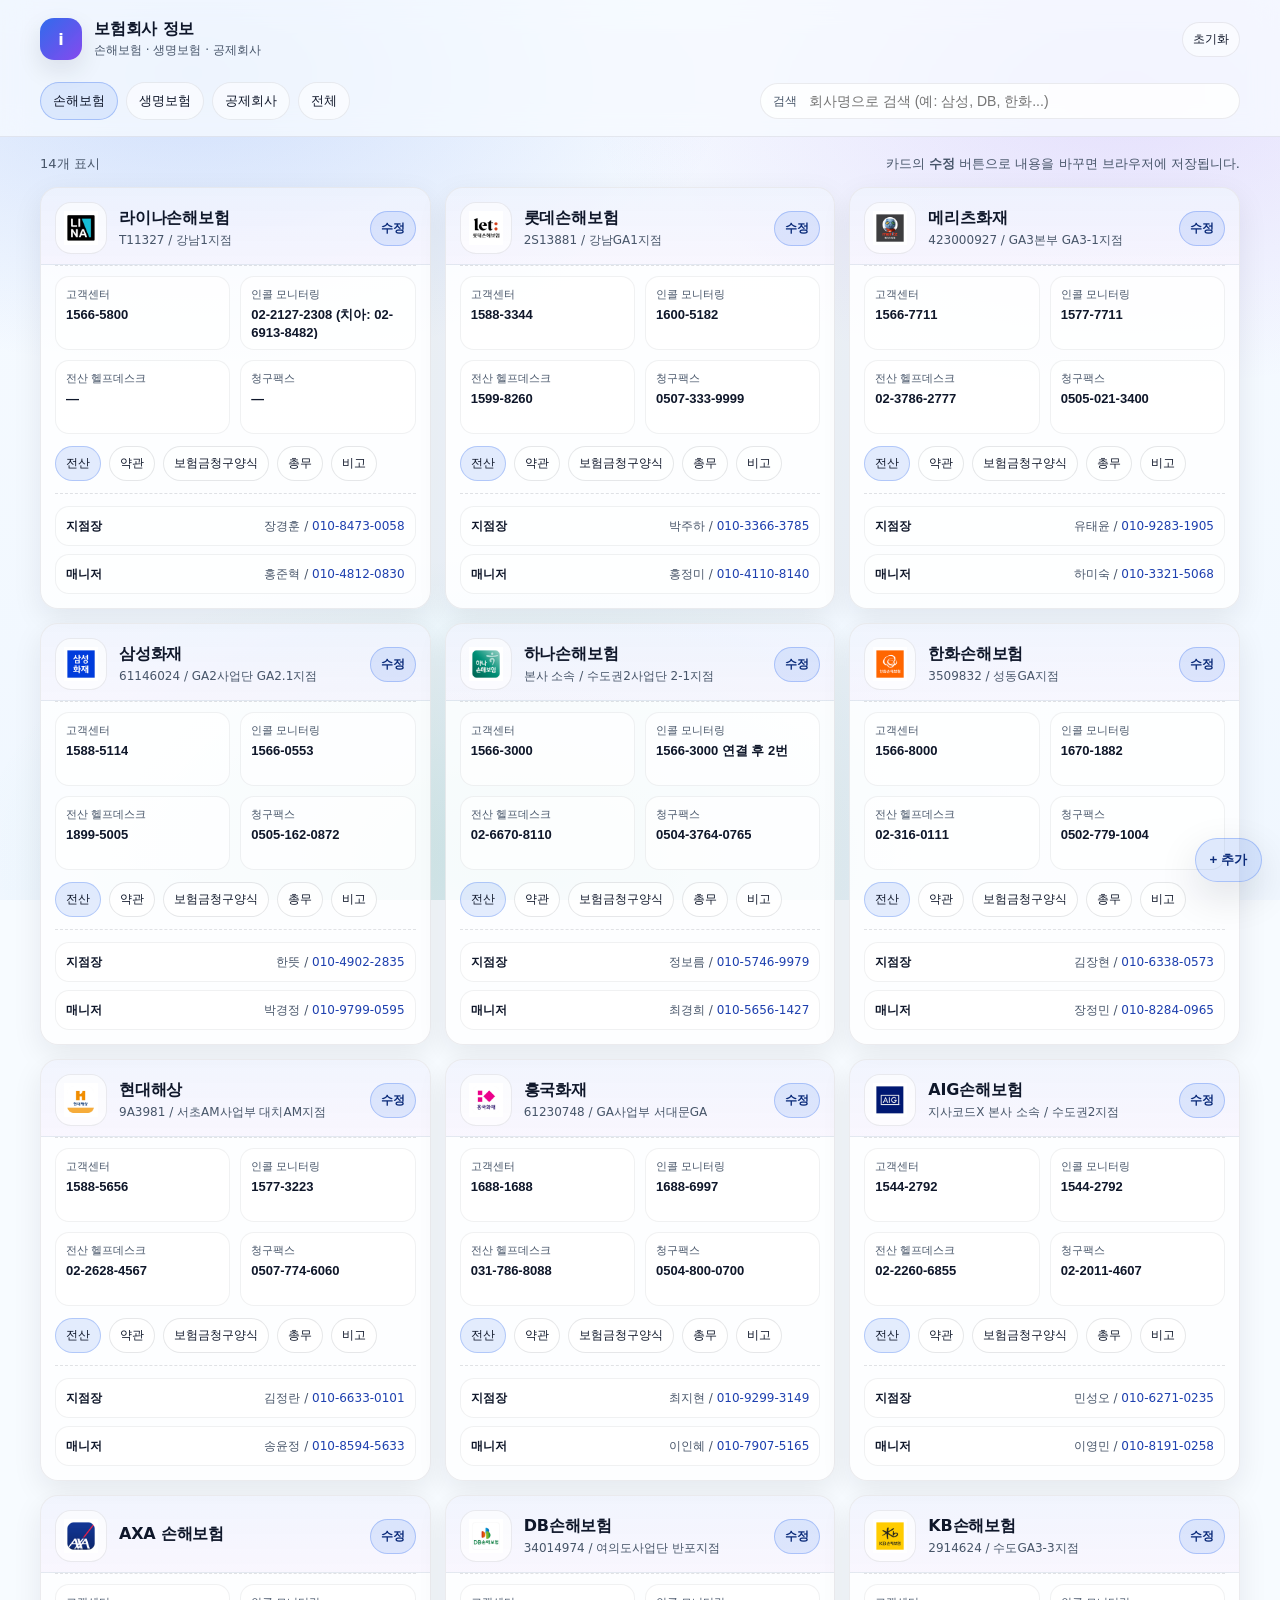
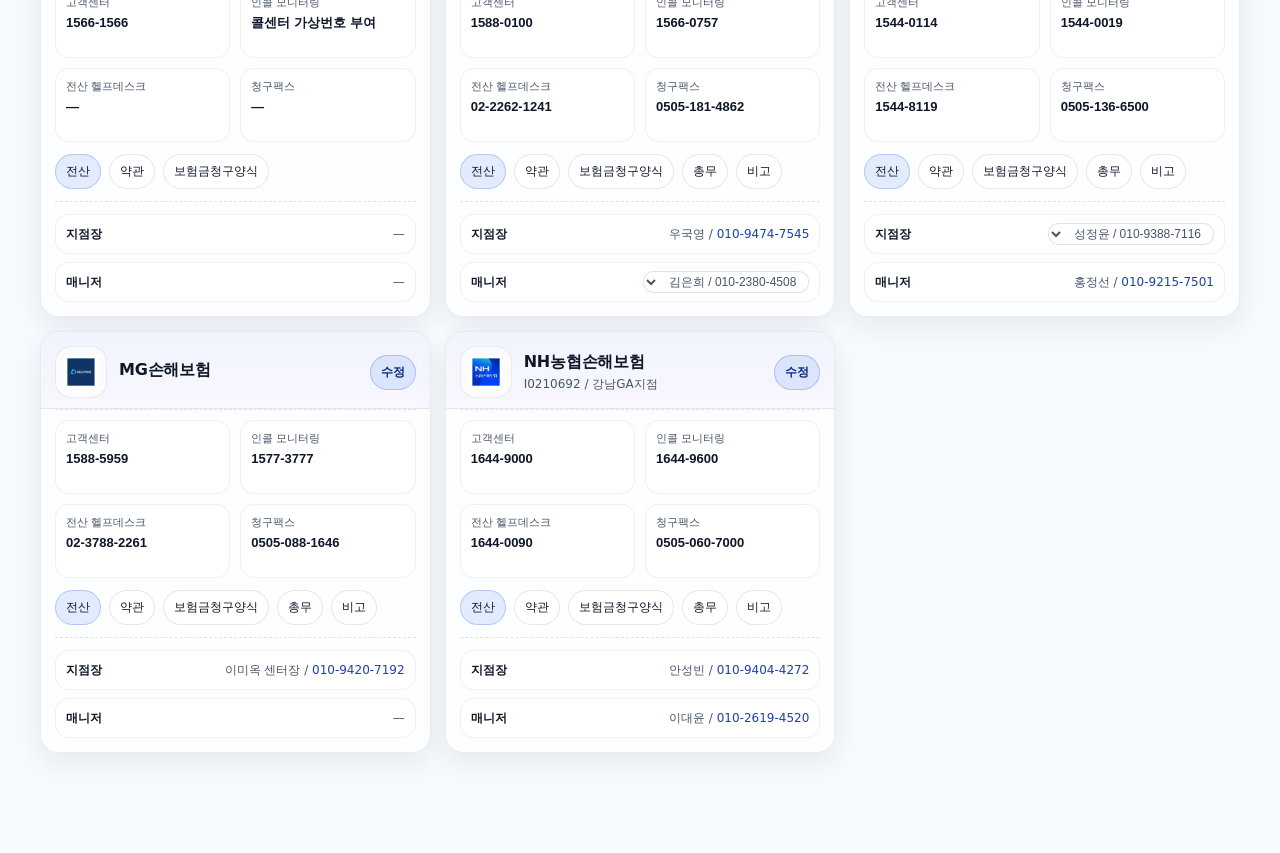
<file: index.html>
<!doctype html>
<html lang="ko">
  <head>
    <meta charset="UTF-8" />
    <meta name="viewport" content="width=device-width, initial-scale=1.0" />
    <title>보험회사 정보 한눈에 보기</title>
    <link rel="stylesheet" href="./styles.css" />
  </head>
  <body>
    <div class="bg"></div>

    <header class="top">
      <div class="container">
        <div id="syncToast" class="syncToast is-hidden" role="status" aria-live="polite"></div>
        <div class="top__row">
          <div class="brand">
            <div class="brand__logo" aria-hidden="true">i</div>
            <div class="brand__text">
              <div class="brand__title">보험회사 정보</div>
              <div class="brand__sub">손해보험 · 생명보험 · 공제회사</div>
            </div>
          </div>

          <div class="top__actions">
            <button id="resetBtn" class="btn btn--ghost" type="button">
              초기화
            </button>
          </div>
        </div>

        <div class="controls">
          <nav class="tabs" aria-label="카테고리">
            <button
              class="tab is-active"
              type="button"
              data-category="nonlife"
              aria-current="true"
            >
              손해보험
            </button>
            <button class="tab" type="button" data-category="life">
              생명보험
            </button>
            <button class="tab" type="button" data-category="mutual">
              공제회사
            </button>
            <button class="tab" type="button" data-category="all">
              전체
            </button>
          </nav>

          <label class="search">
            <span class="search__label">검색</span>
            <input
              id="searchInput"
              class="search__input"
              type="search"
              placeholder="회사명으로 검색 (예: 삼성, DB, 한화...)"
              autocomplete="off"
            />
          </label>
        </div>
      </div>
    </header>

    <main class="container">
      <div class="meta">
        <div id="resultCount" class="meta__count"></div>
        <div class="meta__hint">
          카드의 <b>수정</b> 버튼으로 내용을 바꾸면 브라우저에 저장됩니다.
        </div>
      </div>

      <section id="grid" class="grid" aria-label="보험회사 카드"></section>
    </main>

    <dialog id="editDialog" class="dialog">
      <form id="editForm" class="dialog__panel" method="dialog">
        <div class="dialog__head">
          <div class="dialog__title" id="dialogTitle">보험회사 정보 수정</div>
          <button class="iconBtn" type="button" id="closeDialogBtn" aria-label="닫기">
            ✕
          </button>
        </div>

        <div class="dialog__body">
          <input type="hidden" name="id" />

          <div class="formGrid">
            <div class="field">
              <label class="field__label">회사명</label>
              <input class="field__input" name="name" required />
            </div>

            <div class="field">
              <label class="field__label">카테고리</label>
              <select class="field__input" name="categoryId" required>
                <option value="nonlife">손해보험</option>
                <option value="life">생명보험</option>
                <option value="mutual">공제회사</option>
              </select>
            </div>

            <div class="field field--wide">
              <label class="field__label">회사 로고/이미지 URL</label>
              <input class="field__input" name="logoUrl" placeholder="https://..." />
            </div>

            <div class="field field--wide">
              <label class="field__label">회사 홈페이지 URL</label>
              <input class="field__input" name="homepageUrl" placeholder="https://..." />
            </div>

            <div class="field field--wide">
              <label class="field__label">전산링크 URL</label>
              <input class="field__input" name="systemLinkUrl" placeholder="https://..." />
            </div>

            <div class="field">
              <label class="field__label">고객센터</label>
              <input class="field__input" name="callCenter" />
            </div>

            <div class="field">
              <label class="field__label">인콜 모니터링</label>
              <input class="field__input" name="inCallMonitoring" />
            </div>

            <div class="field">
              <label class="field__label">전산 헬프데스크</label>
              <input class="field__input" name="helpdesk" />
            </div>

            <div class="field">
              <label class="field__label">청구팩스</label>
              <input class="field__input" name="claimFax" />
            </div>

            <div class="field field--wide">
              <label class="field__label">약관확인 링크</label>
              <input class="field__input" name="termsUrl" placeholder="https://..." />
            </div>

            <div class="field field--wide">
              <label class="field__label">보험금 청구서 양식 링크</label>
              <input class="field__input" name="claimFormUrl" placeholder="https://..." />
            </div>

            <div class="divider"></div>

            <div class="field">
              <label class="field__label">지점장 이름</label>
              <input class="field__input" name="roles.branchManager.name" />
            </div>
            <div class="field">
              <label class="field__label">지점장 연락처</label>
              <input class="field__input" name="roles.branchManager.phone" />
            </div>

            <div class="field">
              <label class="field__label">부지점장 이름</label>
              <input class="field__input" name="roles.viceBranchManager.name" />
            </div>
            <div class="field">
              <label class="field__label">부지점장 연락처</label>
              <input class="field__input" name="roles.viceBranchManager.phone" />
            </div>

            <div class="field">
              <label class="field__label">매니저1 이름</label>
              <input class="field__input" name="roles.managers.0.name" />
            </div>
            <div class="field">
              <label class="field__label">매니저1 연락처</label>
              <input class="field__input" name="roles.managers.0.phone" />
            </div>

            <div class="field">
              <label class="field__label">매니저2 이름</label>
              <input class="field__input" name="roles.managers.1.name" />
            </div>
            <div class="field">
              <label class="field__label">매니저2 연락처</label>
              <input class="field__input" name="roles.managers.1.phone" />
            </div>

            <div class="field">
              <label class="field__label">매니저3 이름</label>
              <input class="field__input" name="roles.managers.2.name" />
            </div>
            <div class="field">
              <label class="field__label">매니저3 연락처</label>
              <input class="field__input" name="roles.managers.2.phone" />
            </div>

            <div class="field field--wide">
              <label class="field__label">총무</label>
              <input
                class="field__input"
                name="generalAffairsText"
                placeholder="총무 관련 텍스트를 입력하세요"
              />
            </div>
            <div class="field field--wide">
              <label class="field__label">비고</label>
              <input
                class="field__input"
                name="noteText"
                placeholder="비고 텍스트를 입력하세요"
              />
            </div>
          </div>
        </div>

        <div class="dialog__foot">
          <button class="btn btn--ghost" type="button" id="deleteBtn">
            삭제
          </button>
          <div class="spacer"></div>
          <button class="btn btn--ghost" type="button" id="cancelBtn">취소</button>
          <button class="btn btn--primary" type="submit">저장</button>
        </div>
      </form>
    </dialog>

    <button id="addBtn" class="fab" type="button" aria-label="보험회사 추가">
      + 추가
    </button>

    <dialog id="textDialog" class="textDialog">
      <div class="textDialog__panel">
        <div class="textDialog__head">
          <div id="textDialogTitle" class="textDialog__title">상세 내용</div>
          <button id="closeTextDialogBtn" class="iconBtn" type="button" aria-label="닫기">
            ✕
          </button>
        </div>
        <div id="textDialogBody" class="textDialog__body"></div>
      </div>
    </dialog>

    <script type="module" src="./app.js"></script>
  </body>
</html>
</file>
<file: styles.css>
:root {
  --bg0: #f7fbff;
  --bg1: #f0f7ff;
  --text: #0f172a;
  --muted: #475569;
  --line: rgba(15, 23, 42, 0.08);
  --card: rgba(255, 255, 255, 0.78);
  --shadow: 0 14px 40px rgba(15, 23, 42, 0.12);
  --shadow2: 0 10px 24px rgba(15, 23, 42, 0.1);

  --primary: #2563eb;
  --primary2: #7c3aed;
  --good: #059669;
  --warn: #d97706;

  --radius: 18px;
  --radius2: 14px;
  --ring: 0 0 0 4px rgba(37, 99, 235, 0.18);
  color-scheme: light;
}

* {
  box-sizing: border-box;
}

html,
body {
  height: 100%;
}

body {
  margin: 0;
  font-family:
    ui-sans-serif,
    system-ui,
    -apple-system,
    Segoe UI,
    Roboto,
    "Apple SD Gothic Neo",
    "Noto Sans KR",
    "Malgun Gothic",
    Arial,
    sans-serif;
  color: var(--text);
  background: var(--bg0);
}

.bg {
  position: fixed;
  inset: 0;
  pointer-events: none;
  background:
    radial-gradient(900px 500px at 15% 8%, rgba(37, 99, 235, 0.18), transparent 60%),
    radial-gradient(900px 500px at 88% 10%, rgba(124, 58, 237, 0.14), transparent 60%),
    radial-gradient(900px 500px at 40% 95%, rgba(5, 150, 105, 0.12), transparent 60%),
    linear-gradient(180deg, var(--bg0), var(--bg1));
}

.container {
  width: min(1200px, calc(100% - 32px));
  margin: 0 auto;
  position: relative;
  z-index: 1;
}

.top {
  position: sticky;
  top: 0;
  z-index: 10;
  backdrop-filter: blur(14px);
  background: rgba(247, 251, 255, 0.74);
  border-bottom: 1px solid var(--line);
}

.top__row {
  display: flex;
  align-items: center;
  justify-content: space-between;
  padding: 18px 0 12px;
  gap: 12px;
}

.brand {
  display: flex;
  align-items: center;
  gap: 12px;
}

.brand__logo {
  width: 42px;
  height: 42px;
  border-radius: 14px;
  display: grid;
  place-items: center;
  font-weight: 800;
  background: linear-gradient(135deg, rgba(37, 99, 235, 0.95), rgba(124, 58, 237, 0.92));
  color: white;
  box-shadow: var(--shadow2);
}

.brand__title {
  font-size: 16px;
  font-weight: 800;
  letter-spacing: -0.2px;
}

.brand__sub {
  font-size: 12px;
  color: var(--muted);
  margin-top: 2px;
}

.controls {
  display: flex;
  justify-content: space-between;
  align-items: center;
  gap: 14px;
  padding: 10px 0 16px;
  flex-wrap: wrap;
}

.syncToast {
  margin-top: 10px;
  margin-bottom: 2px;
  padding: 8px 10px;
  border-radius: 10px;
  font-size: 12px;
  border: 1px solid rgba(15, 23, 42, 0.1);
  background: rgba(255, 255, 255, 0.8);
  color: var(--muted);
}

.syncToast.is-hidden {
  display: none;
}

.syncToast--loading {
  border-color: rgba(37, 99, 235, 0.25);
  background: rgba(37, 99, 235, 0.08);
  color: #1e40af;
}

.syncToast--success {
  border-color: rgba(5, 150, 105, 0.28);
  background: rgba(5, 150, 105, 0.1);
  color: #065f46;
}

.syncToast--error {
  border-color: rgba(220, 38, 38, 0.26);
  background: rgba(220, 38, 38, 0.1);
  color: #991b1b;
}

.tabs {
  display: flex;
  gap: 8px;
  flex-wrap: wrap;
}

.tab {
  border: 1px solid var(--line);
  background: rgba(255, 255, 255, 0.6);
  color: var(--text);
  border-radius: 999px;
  padding: 9px 12px;
  font-size: 13px;
  cursor: pointer;
  transition: 140ms ease;
}

.tab:hover {
  transform: translateY(-1px);
  box-shadow: 0 8px 18px rgba(15, 23, 42, 0.08);
}

.tab.is-active {
  border-color: rgba(37, 99, 235, 0.3);
  background: rgba(37, 99, 235, 0.1);
}

.search {
  display: flex;
  align-items: center;
  gap: 10px;
  border: 1px solid var(--line);
  background: rgba(255, 255, 255, 0.75);
  border-radius: 999px;
  padding: 8px 12px;
}

.search__label {
  font-size: 12px;
  color: var(--muted);
}

.search__input {
  border: 0;
  outline: none;
  background: transparent;
  font-size: 14px;
  min-width: min(420px, 72vw);
}

.meta {
  padding: 18px 0 14px;
  display: flex;
  align-items: baseline;
  justify-content: space-between;
  gap: 10px;
  flex-wrap: wrap;
}

.meta__count {
  font-size: 13px;
  color: var(--muted);
}

.meta__hint {
  font-size: 13px;
  color: var(--muted);
}

.grid {
  display: grid;
  grid-template-columns: repeat(12, 1fr);
  gap: 14px;
  padding-bottom: 100px;
}

.card {
  grid-column: span 4;
  border: 1px solid var(--line);
  background: var(--card);
  border-radius: var(--radius);
  box-shadow: 0 10px 30px rgba(15, 23, 42, 0.08);
  overflow: hidden;
  position: relative;
}

@media (max-width: 1180px) {
  .card {
    grid-column: span 6;
  }
}

@media (max-width: 880px) {
  .card {
    grid-column: span 12;
  }
  .search__input {
    min-width: min(520px, 78vw);
  }
}

.card__head {
  display: flex;
  align-items: center;
  justify-content: space-between;
  padding: 14px 14px 10px;
  gap: 10px;
  background: linear-gradient(
    180deg,
    rgba(37, 99, 235, 0.06),
    rgba(124, 58, 237, 0.04)
  );
  border-bottom: 1px solid rgba(15, 23, 42, 0.06);
}

.identity {
  display: flex;
  align-items: center;
  gap: 12px;
  min-width: 0;
}

.logoWrap {
  width: 52px;
  height: 52px;
  border-radius: 16px;
  border: 1px solid var(--line);
  overflow: hidden;
  background: rgba(255, 255, 255, 0.6);
  display: grid;
  place-items: center;
}

.logoWrap img {
  width: 100%;
  height: 100%;
  object-fit: contain;
  padding: 8px;
  display: block;
}

.logoLink {
  display: block;
  width: 100%;
  height: 100%;
}

.fallbackLogo {
  width: 100%;
  height: 100%;
  display: grid;
  place-items: center;
  font-weight: 800;
  letter-spacing: -0.4px;
  color: white;
  background: linear-gradient(135deg, rgba(37, 99, 235, 0.88), rgba(124, 58, 237, 0.82));
}

.nameBlock {
  min-width: 0;
}

.name {
  font-size: 16px;
  font-weight: 900;
  letter-spacing: -0.2px;
  white-space: nowrap;
  overflow: hidden;
  text-overflow: ellipsis;
}

.subline {
  font-size: 12px;
  color: var(--muted);
  margin-top: 3px;
  white-space: nowrap;
  overflow: hidden;
  text-overflow: ellipsis;
}

.btnRow {
  display: flex;
  gap: 8px;
  flex-wrap: wrap;
  justify-content: flex-end;
}

.btn {
  border: 1px solid var(--line);
  background: rgba(255, 255, 255, 0.66);
  color: var(--text);
  border-radius: 999px;
  padding: 8px 10px;
  font-size: 12px;
  cursor: pointer;
  transition: 140ms ease;
}

.btn:hover {
  transform: translateY(-1px);
  box-shadow: 0 10px 18px rgba(15, 23, 42, 0.08);
}

.btn--primary {
  border-color: rgba(37, 99, 235, 0.28);
  background: rgba(37, 99, 235, 0.12);
  color: #0b2b7a;
  font-weight: 700;
}

.btn--ghost {
  background: rgba(255, 255, 255, 0.5);
}

.card__body {
  padding: 0 14px 14px;
}

.facts {
  display: grid;
  grid-template-columns: 1fr 1fr;
  grid-auto-rows: 1fr;
  gap: 10px;
  padding-top: 10px;
  border-top: 1px dashed rgba(15, 23, 42, 0.12);
}

.fact {
  border: 1px solid rgba(15, 23, 42, 0.06);
  background: rgba(255, 255, 255, 0.65);
  border-radius: 14px;
  padding: 10px 10px;
  height: 74px;
  text-align: left;
}

.fact--btn {
  width: 100%;
  cursor: pointer;
  appearance: none;
  -webkit-appearance: none;
  display: flex;
  flex-direction: column;
  justify-content: flex-start;
}

.fact--btn:hover {
  border-color: rgba(37, 99, 235, 0.24);
  box-shadow: 0 6px 14px rgba(15, 23, 42, 0.06);
}

.fact__k {
  font-size: 11px;
  color: var(--muted);
}

.fact__v {
  margin-top: 4px;
  font-size: 13px;
  font-weight: 700;
  color: var(--text);
  display: -webkit-box;
  -webkit-line-clamp: 2;
  -webkit-box-orient: vertical;
  overflow: hidden;
  line-height: 1.35;
  max-height: 2.7em;
  overflow-wrap: anywhere;
}

.factPhoneLink {
  color: #1e40af;
  text-decoration: underline;
  text-underline-offset: 2px;
}

.links {
  display: flex;
  gap: 8px;
  flex-wrap: wrap;
  padding-top: 12px;
}

.chip {
  display: inline-flex;
  align-items: center;
  gap: 6px;
  border: 1px solid rgba(15, 23, 42, 0.1);
  background: rgba(255, 255, 255, 0.62);
  border-radius: 999px;
  padding: 8px 10px;
  font-size: 12px;
  color: var(--text);
  text-decoration: none;
}

.chip:hover {
  box-shadow: 0 10px 18px rgba(15, 23, 42, 0.08);
  transform: translateY(-1px);
}

.chip--primary {
  border-color: rgba(37, 99, 235, 0.26);
  background: rgba(37, 99, 235, 0.12);
}

.roles {
  margin-top: 12px;
  border-top: 1px dashed rgba(15, 23, 42, 0.12);
  padding-top: 12px;
  display: grid;
  grid-template-columns: 1fr;
  gap: 8px;
}

.roleLine {
  display: flex;
  align-items: center;
  justify-content: space-between;
  gap: 10px;
  border: 1px solid rgba(15, 23, 42, 0.06);
  background: rgba(255, 255, 255, 0.6);
  border-radius: 14px;
  padding: 8px 10px;
  min-height: 40px;
}

.roleLine b {
  font-size: 12px;
}

.roleLine span {
  color: var(--muted);
  font-size: 12px;
  line-height: 1.4;
  text-align: right;
}

.roleLine--dropdown {
  align-items: center;
}

.roleSelectWrap {
  display: inline-flex;
  align-items: center;
  gap: 6px;
  margin-left: auto;
  justify-content: flex-end;
}

.phoneLink {
  color: #1e40af;
  text-decoration: none;
}

.phoneLink:hover {
  text-decoration: underline;
}

.roleSubIcon {
  display: inline-flex;
  align-items: center;
  justify-content: center;
  width: 16px;
  height: 16px;
  border-radius: 50%;
  background: linear-gradient(135deg, #2563eb, #7c3aed);
  color: #fff;
  font-size: 10px;
  font-weight: 700;
  line-height: 1;
}

.roleSubIcon.is-hidden {
  visibility: hidden;
}

.roleSubIcon--inline {
  width: 14px;
  height: 14px;
  font-size: 9px;
  margin-right: 4px;
}

.roleSelect {
  width: auto;
  min-width: 0;
  max-width: 260px;
  border: 1px solid rgba(15, 23, 42, 0.12);
  border-radius: 10px;
  background: rgba(255, 255, 255, 0.8);
  height: 22px;
  padding: 2px 8px;
  color: var(--muted);
  font-size: 12px;
  line-height: 1.2;
  text-align: right;
  text-align-last: right;
  direction: rtl;
}

.roleSelect:focus {
  outline: none;
  box-shadow: var(--ring);
  border-color: rgba(37, 99, 235, 0.35);
}

.fab {
  position: fixed;
  right: 18px;
  bottom: 18px;
  z-index: 20;
  border: 1px solid rgba(37, 99, 235, 0.28);
  background: rgba(37, 99, 235, 0.14);
  color: #0b2b7a;
  border-radius: 999px;
  padding: 12px 14px;
  font-weight: 800;
  cursor: pointer;
  box-shadow: var(--shadow);
}

.fab:hover {
  transform: translateY(-1px);
}

.dialog::backdrop {
  background: rgba(15, 23, 42, 0.35);
  backdrop-filter: blur(2px);
}

.dialog {
  border: 0;
  padding: 0;
  width: min(860px, calc(100% - 24px));
  max-height: calc(100dvh - 24px);
  border-radius: 20px;
  overflow: auto;
  box-shadow: var(--shadow);
}

.dialog__panel {
  margin: 0;
  border: 0;
  padding: 0;
  background: rgba(255, 255, 255, 0.88);
  display: flex;
  flex-direction: column;
  max-height: calc(100dvh - 24px);
}

.dialog__head {
  display: flex;
  align-items: center;
  justify-content: space-between;
  padding: 14px 14px;
  border-bottom: 1px solid var(--line);
}

.dialog__title {
  font-weight: 900;
  letter-spacing: -0.2px;
}

.iconBtn {
  width: 34px;
  height: 34px;
  border-radius: 12px;
  border: 1px solid var(--line);
  background: rgba(255, 255, 255, 0.7);
  cursor: pointer;
}

.dialog__body {
  padding: 14px;
  overflow: auto;
  -webkit-overflow-scrolling: touch;
}

.formGrid {
  display: grid;
  grid-template-columns: 1fr 1fr;
  gap: 12px;
}

.field--wide {
  grid-column: 1 / -1;
}

.field__label {
  display: block;
  font-size: 12px;
  color: var(--muted);
  margin-bottom: 6px;
}

.field__input {
  width: 100%;
  border: 1px solid rgba(15, 23, 42, 0.12);
  border-radius: 14px;
  padding: 10px 11px;
  background: rgba(255, 255, 255, 0.75);
  outline: none;
  font-size: 14px;
}

.field__input:focus {
  box-shadow: var(--ring);
  border-color: rgba(37, 99, 235, 0.35);
}

.divider {
  grid-column: 1 / -1;
  height: 1px;
  background: rgba(15, 23, 42, 0.08);
  margin: 6px 0;
}

.dialog__foot {
  display: flex;
  gap: 10px;
  padding: 12px 14px 14px;
  border-top: 1px solid var(--line);
  align-items: center;
  position: sticky;
  bottom: 0;
  background: rgba(255, 255, 255, 0.96);
}

@media (max-width: 768px) {
  .dialog {
    width: calc(100% - 12px);
    max-height: calc(100dvh - 12px);
    border-radius: 14px;
  }

  .dialog__panel {
    max-height: calc(100dvh - 12px);
  }

  .dialog__head {
    position: sticky;
    top: 0;
    background: rgba(255, 255, 255, 0.96);
    z-index: 1;
  }

  .dialog__foot {
    padding-bottom: max(14px, env(safe-area-inset-bottom));
  }
}

.spacer {
  flex: 1;
}

.textDialog {
  border: 0;
  padding: 0;
  width: min(560px, calc(100% - 24px));
  border-radius: 18px;
  overflow: hidden;
  box-shadow: var(--shadow);
}

.textDialog::backdrop {
  background: rgba(15, 23, 42, 0.35);
  backdrop-filter: blur(2px);
}

.textDialog__panel {
  background: rgba(255, 255, 255, 0.92);
}

.textDialog__head {
  display: flex;
  align-items: center;
  justify-content: space-between;
  padding: 12px 14px;
  border-bottom: 1px solid var(--line);
  background: linear-gradient(
    135deg,
    rgba(37, 99, 235, 0.1),
    rgba(124, 58, 237, 0.08)
  );
}

.textDialog__title {
  font-weight: 800;
  letter-spacing: -0.2px;
}

.textDialog__body {
  padding: 14px;
  color: var(--text);
}

.textDialog__content {
  color: var(--muted);
  font-size: 12px;
  font-weight: 400;
  line-height: 1.65;
  white-space: pre-wrap;
  word-break: break-word;
}
</file>
